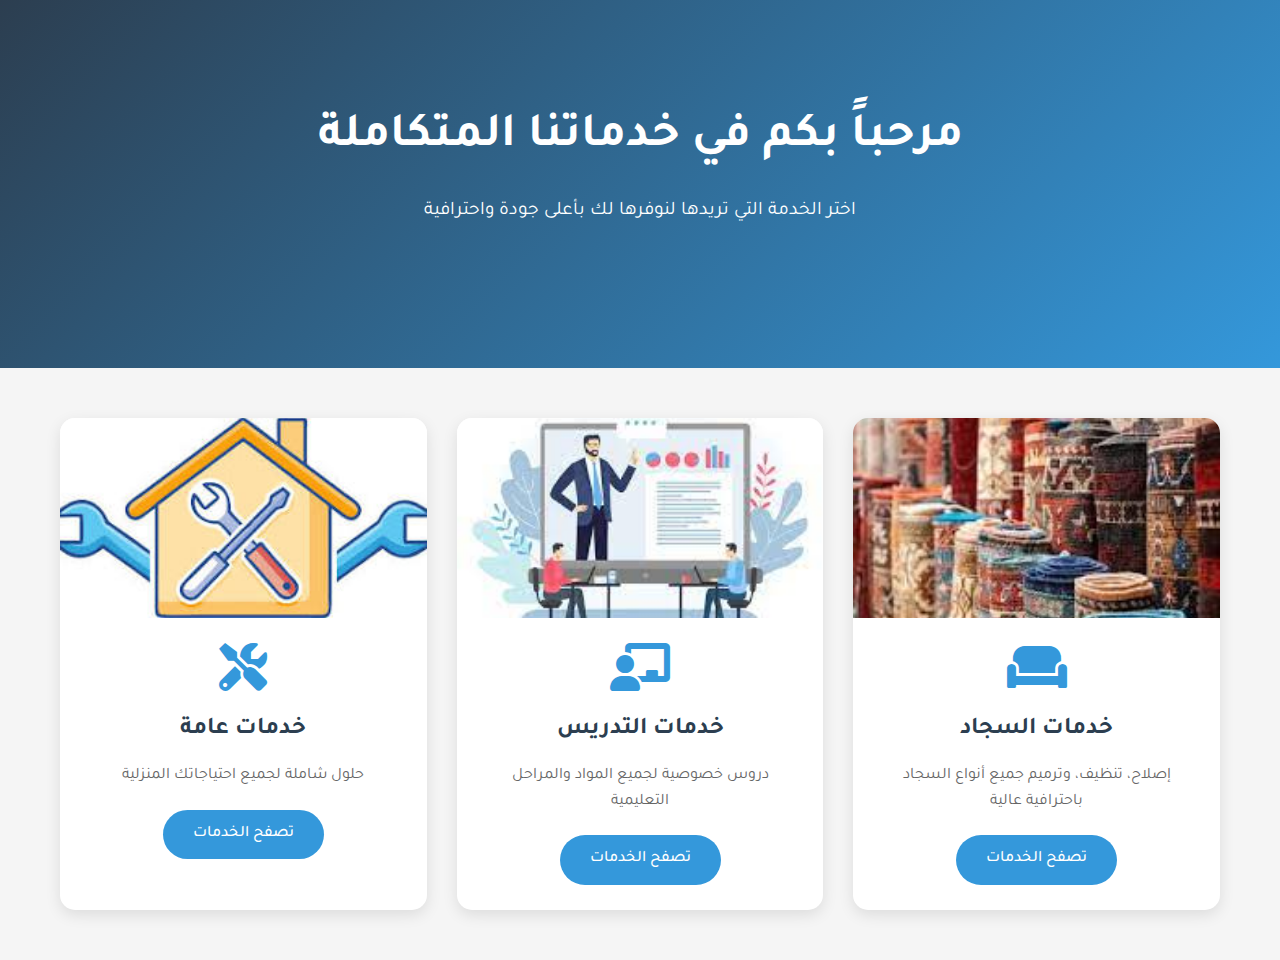
<file: start.html>
<!DOCTYPE html>
<html lang="ar" dir="rtl">
<head>
    <meta charset="UTF-8">
    <meta name="viewport" content="width=device-width, initial-scale=1.0">
    <title>خدمات متكاملة - الصفحة الرئيسية</title>
    <link href="https://fonts.googleapis.com/css2?family=Tajawal:wght@300;400;500;700&display=swap" rel="stylesheet">
    <link rel="stylesheet" href="https://cdnjs.cloudflare.com/ajax/libs/font-awesome/6.0.0/css/all.min.css">
    <style>
        * {
            margin: 0;
            padding: 0;
            box-sizing: border-box;
            font-family: 'Tajawal', sans-serif;
        }
        body {
            background-color: #f5f5f5;
            color: #333;
            line-height: 1.6;
        }
        .container {
            max-width: 1200px;
            margin: 0 auto;
            padding: 0 20px;
        }
        .hero {
            text-align: center;
            padding: 100px 0;
            background: linear-gradient(135deg, #2c3e50, #3498db);
            color: white;
        }
        .hero h1 {
            font-size: 3rem;
            margin-bottom: 20px;
        }
        .hero p {
            font-size: 1.2rem;
            max-width: 800px;
            margin: 0 auto 40px;
        }
        .cards-container {
            display: grid;
            grid-template-columns: repeat(auto-fit, minmax(300px, 1fr));
            gap: 30px;
            padding: 50px 0;
        }
        .service-card {
            background: white;
            border-radius: 15px;
            overflow: hidden;
            box-shadow: 0 5px 15px rgba(0,0,0,0.1);
            transition: transform 0.3s ease, box-shadow 0.3s ease;
            text-decoration: none;
            color: #333;
        }
        .service-card:hover {
            transform: translateY(-10px);
            box-shadow: 0 15px 30px rgba(0,0,0,0.2);
        }
        .card-image {
            height: 200px;
            overflow: hidden;
        }
        .card-image img {
            width: 100%;
            height: 100%;
            object-fit: cover;
            transition: transform 0.5s ease;
        }
        .service-card:hover .card-image img {
            transform: scale(1.05);
        }
        .card-content {
            padding: 25px;
            text-align: center;
        }
        .card-content i {
            font-size: 3rem;
            color: #3498db;
            margin-bottom: 20px;
            display: inline-block;
        }
        .card-content h2 {
            margin-bottom: 15px;
            color: #2c3e50;
        }
        .card-content p {
            color: #666;
            margin-bottom: 20px;
        }
        .cta-button {
            display: inline-block;
            background: #3498db;
            color: white;
            padding: 12px 30px;
            border-radius: 50px;
            text-decoration: none;
            font-weight: 500;
            transition: all 0.3s ease;
        }
        .cta-button:hover {
            background: #2980b9;
            transform: translateY(-2px);
        }
        @media (max-width: 768px) {
            .hero {
                padding: 70px 0;
            }
            .hero h1 {
                font-size: 2.2rem;
            }
            .cards-container {
                grid-template-columns: 1fr;
                padding: 30px 0;
            }
        }
    </style>
</head>
<body>
    <!-- Hero Section -->
    <section class="hero">
        <div class="container">
            <h1>مرحباً بكم في خدماتنا المتكاملة</h1>
            <p>اختر الخدمة التي تريدها لنوفرها لك بأعلى جودة واحترافية</p>
        </div>
    </section>

    <!-- Services Cards -->
    <div class="container">
        <div class="cards-container">
            <!-- Carpet Fixer Card -->
            <a href="index.html" class="service-card">
                <div class="card-image">
                    <img src="images/carpet-service.jpeg" alt="خدمات السجاد">
                </div>
                <div class="card-content">
                    <i class="fas fa-couch"></i>
                    <h2>خدمات السجاد</h2>
                    <p>إصلاح، تنظيف، وترميم جميع أنواع السجاد باحترافية عالية</p>
                    <span class="cta-button">تصفح الخدمات</span>
                </div>
            </a>

            <!-- Teachers Card -->
            <a href="teachers.html" class="service-card">
                <div class="card-image">
                    <img src="images/teaching-service.jpeg" alt="خدمات التدريس">
                </div>
                <div class="card-content">
                    <i class="fas fa-chalkboard-teacher"></i>
                    <h2>خدمات التدريس</h2>
                    <p>دروس خصوصية لجميع المواد والمراحل التعليمية</p>
                    <span class="cta-button">تصفح الخدمات</span>
                </div>
            </a>

            <!-- General Services Card -->
            <a href="general.html" class="service-card">
                <div class="card-image">
                    <img src="images/general-service.jpeg" alt="خدمات عامة">
                </div>
                <div class="card-content">
                    <i class="fas fa-tools"></i>
                    <h2>خدمات عامة</h2>
                    <p>حلول شاملة لجميع احتياجاتك المنزلية</p>
                    <span class="cta-button">تصفح الخدمات</span>
                </div>
            </a>
        </div>
    </div>
</body>
</html>
</file>
